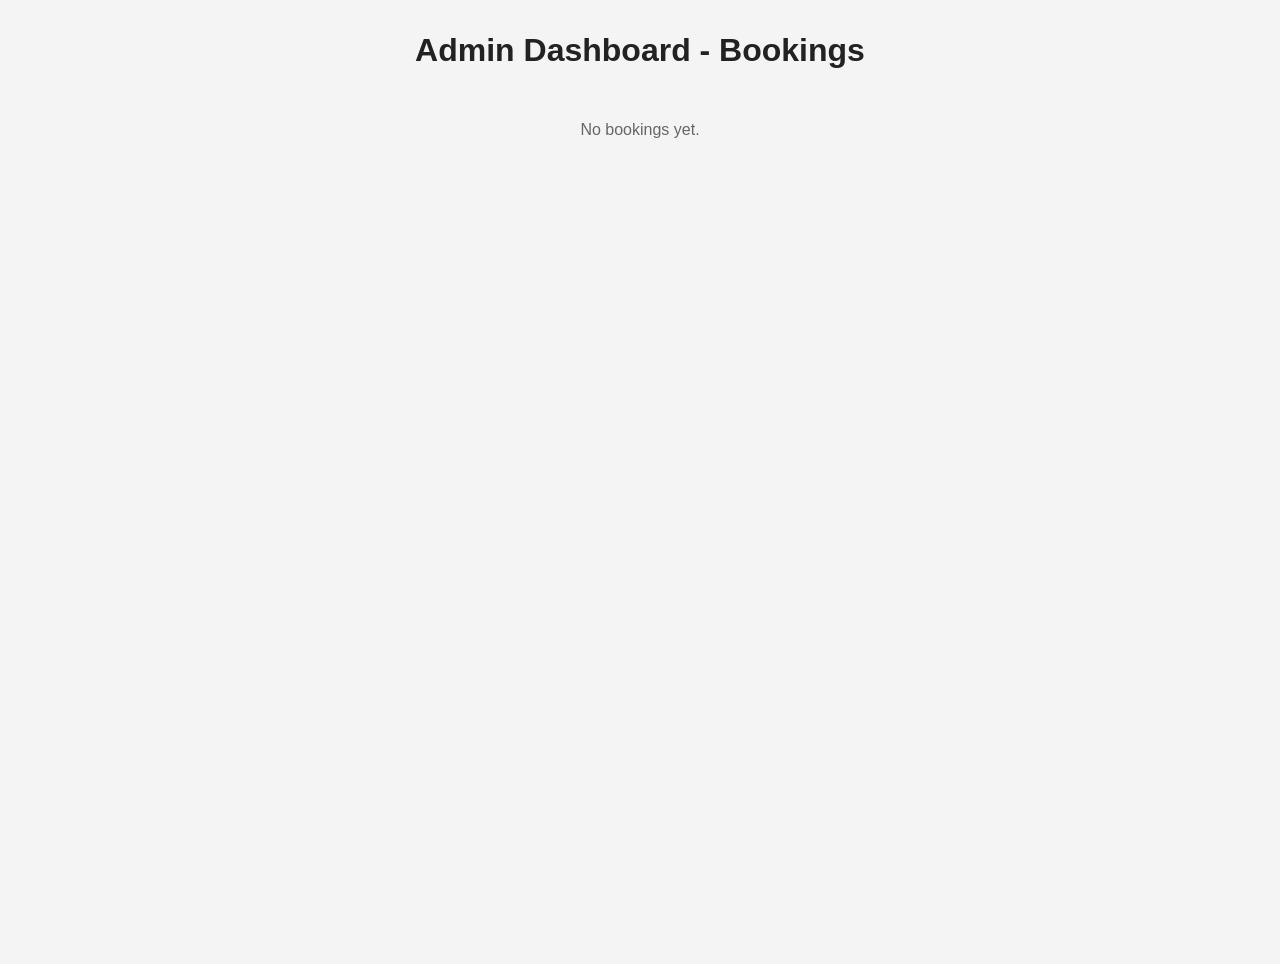
<file: admin.html>
<!DOCTYPE html>
<html lang="en">
<head>
  <meta charset="UTF-8">
  <meta name="viewport" content="width=device-width, initial-scale=1.0">
  <title>Admin Dashboard - Bookings</title>
  <link rel="stylesheet" href="admin.css" />
</head>
<body>

  <header>
    <h1>Admin Dashboard - Bookings</h1>
  </header>

  <main id="ordersList"></main>

  <!-- Reply Modal (draggable) -->
  <div id="replyModal" class="modal">
    <div class="modal-content">
      <div class="modal-header">
        <h2>Reply to Customer</h2>
        <div class="modal-controls">
          <button class="drag-handle" title="Drag">⠿</button>
          <button class="close" aria-label="Close">&times;</button>
        </div>
      </div>
      <div class="modal-body">
        <form id="replyForm">
          <textarea id="replyMessage" placeholder="Type your message..." rows="5" required></textarea>
          <button type="submit">Send Reply</button>
        </form>
      </div>
    </div>
  </div>

  <script>
    const ordersList = document.getElementById('ordersList');
    const modal = document.getElementById('replyModal');
    const closeBtn = modal.querySelector('.close');
    const replyForm = document.getElementById('replyForm');
    let currentOrderIndex = null;

    function loadOrders() {
      let orders = JSON.parse(localStorage.getItem('orders')) || [];

      if (orders.length === 0) {
        ordersList.innerHTML = "<p class='empty'>No bookings yet.</p>";
        return;
      }

      ordersList.innerHTML = "";
      orders.forEach((order, index) => {
        const div = document.createElement('div');
        div.className = "order-card";
        div.innerHTML = `
          <h3>Booking #${index + 1}</h3>
          <p><strong>Name:</strong> ${order.name}</p>
          <p><strong>Email:</strong> ${order.email}</p>
          <p><strong>Phone:</strong> ${order.phone}</p>
          <p><strong>Date:</strong> ${order.date} at ${order.time}</p>
          <p><strong>Type:</strong> ${order.type}</p>
          <p><strong>Requests:</strong> ${order.requests || "None"}</p>
          <p><em>Submitted: ${order.createdAt}</em></p>
          <div class="replies">
            ${order.replies && order.replies.length > 0 ? 
              `<strong>Replies:</strong><ul>${order.replies.map(r => `<li>${r}</li>`).join("")}</ul>` : ""}
          </div>
          <div class="buttons">
            <button class="replyBtn">Reply</button>
            <button class="completeBtn">${order.completed ? "Completed" : "Mark Completed"}</button>
            <button class="deleteBtn">Delete</button>
          </div>
        `;
        ordersList.appendChild(div);

        // Reply
        div.querySelector('.replyBtn').onclick = () => {
          modal.style.display = "block";
          currentOrderIndex = index;
        };

        // Complete
        div.querySelector('.completeBtn').onclick = () => {
          orders[index].completed = !orders[index].completed;
          localStorage.setItem('orders', JSON.stringify(orders));
          loadOrders();
        };

        // Delete
        div.querySelector('.deleteBtn').onclick = () => {
          if (confirm("Are you sure you want to delete this booking?")) {
            orders.splice(index, 1);
            localStorage.setItem('orders', JSON.stringify(orders));
            loadOrders();
          }
        };
      });
    }

    // Modal close
    closeBtn.onclick = () => { modal.style.display = "none"; };
    window.onclick = e => { if (e.target === modal) modal.style.display = "none"; };

    // Make modal draggable by its header (mouse + touch)
    const modalContent = modal.querySelector('.modal-content');
    const modalHeader = modalContent.querySelector('.modal-header');
    let isDragging = false;
    let dragOffsetX = 0;
    let dragOffsetY = 0;

    function startDrag(clientX, clientY) {
      const rect = modalContent.getBoundingClientRect();
      // set absolute positioning and remove centering transform
      modalContent.style.position = 'absolute';
      modalContent.style.margin = '0';
      modalContent.style.left = rect.left + 'px';
      modalContent.style.top = rect.top + 'px';
      modalContent.style.transform = '';
      isDragging = true;
      dragOffsetX = clientX - rect.left;
      dragOffsetY = clientY - rect.top;
      document.body.style.userSelect = 'none';
    }

    function onMove(clientX, clientY) {
      if (!isDragging) return;
      let left = clientX - dragOffsetX;
      let top = clientY - dragOffsetY;
      // keep inside viewport
      const maxLeft = window.innerWidth - modalContent.offsetWidth;
      const maxTop = window.innerHeight - modalContent.offsetHeight;
      left = Math.max(8, Math.min(left, maxLeft - 8));
      top = Math.max(8, Math.min(top, maxTop - 8));
      modalContent.style.left = left + 'px';
      modalContent.style.top = top + 'px';
    }

    function stopDrag() {
      isDragging = false;
      document.body.style.userSelect = '';
    }

    modalHeader.addEventListener('mousedown', (e) => { startDrag(e.clientX, e.clientY); });
    document.addEventListener('mousemove', (e) => { onMove(e.clientX, e.clientY); });
    document.addEventListener('mouseup', stopDrag);

    // touch support
    modalHeader.addEventListener('touchstart', (e) => {
      const t = e.touches[0]; startDrag(t.clientX, t.clientY);
    }, {passive: true});
    document.addEventListener('touchmove', (e) => { const t = e.touches[0]; onMove(t.clientX, t.clientY); }, {passive: true});
    document.addEventListener('touchend', stopDrag);

    // When reply button opens modal, center it then show
    // (we already set modal.style.display when opening, but ensure centering)
    const originalReplyOpen = (index) => {
      modal.style.display = 'block';
      // ensure modalContent is centered initially
      requestAnimationFrame(() => {
        modalContent.style.position = 'absolute';
        modalContent.style.left = Math.max(8, (window.innerWidth - modalContent.offsetWidth) / 2) + 'px';
        modalContent.style.top = Math.max(8, (window.innerHeight - modalContent.offsetHeight) / 2) + 'px';
      });
    };

    // We update the reply button handler to call originalReplyOpen when showing modal
    // (The per-order loop already sets modal.style.display = 'block' and currentOrderIndex.)

    // Reply form submit
    replyForm.onsubmit = e => {
      e.preventDefault();
      const message = document.getElementById('replyMessage').value.trim();
      if (message && currentOrderIndex !== null) {
        let orders = JSON.parse(localStorage.getItem('orders')) || [];
        if (!orders[currentOrderIndex].replies) orders[currentOrderIndex].replies = [];
        orders[currentOrderIndex].replies.push(message);
        localStorage.setItem('orders', JSON.stringify(orders));
        document.getElementById('replyMessage').value = "";
        modal.style.display = "none";
        loadOrders();
        alert(`Reply sent to ${orders[currentOrderIndex].email}`);
      }
    };

    // small helper: intercept clicks that opened modal earlier and center it
    document.addEventListener('click', (e) => {
      if (e.target && e.target.classList && e.target.classList.contains('replyBtn')) {
        // center modal after it's shown
        requestAnimationFrame(() => {
          modalContent.style.left = Math.max(8, (window.innerWidth - modalContent.offsetWidth) / 2) + 'px';
          modalContent.style.top = Math.max(8, (window.innerHeight - modalContent.offsetHeight) / 2) + 'px';
        });
      }
    });

    loadOrders();
  </script>

</body>
</html>
</file>
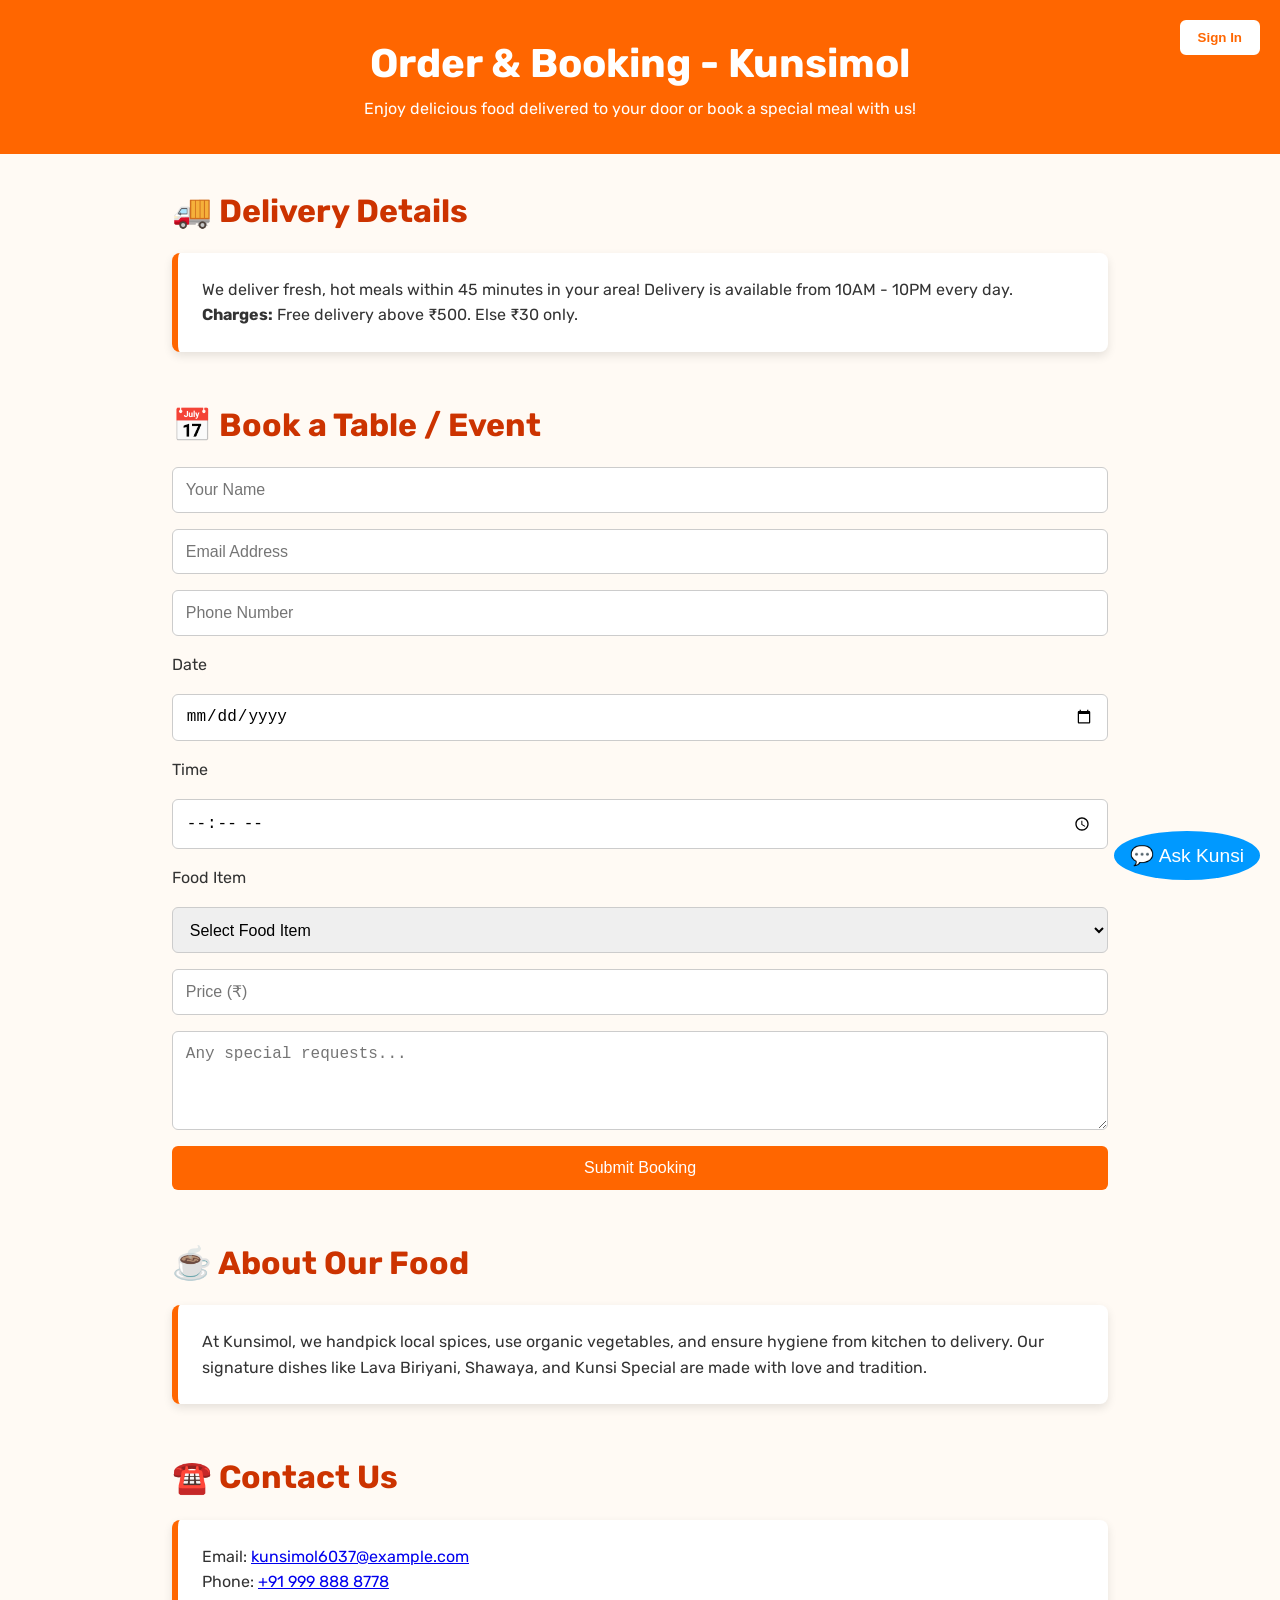
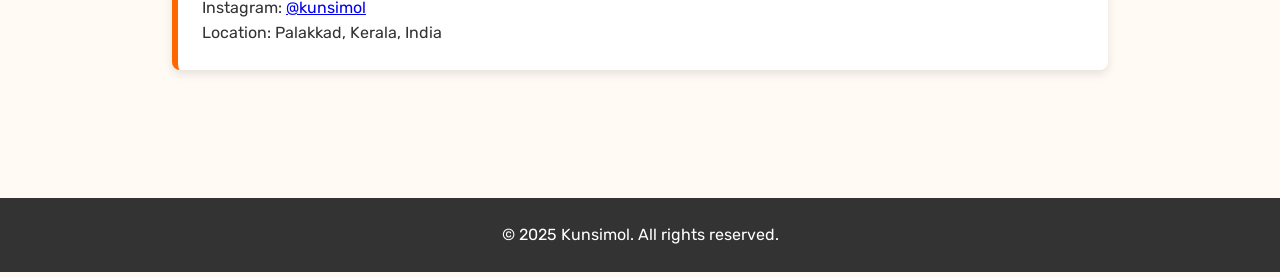
<file: order.html>
<!DOCTYPE html>
<html lang="en">
<head>
  <meta charset="UTF-8" />
  <meta name="viewport" content="width=device-width, initial-scale=1.0" />
  <title>Order & Booking - Kunsimol</title>
  <link href="https://fonts.googleapis.com/css2?family=Rubik:wght@400;600&display=swap" rel="stylesheet">
  <link rel="stylesheet" href="order.css" />
</head>
<!-- Kunsi AI Assistant -->
<div id="kunsiChat" class="kunsi-chat">
  <div class="chat-header">
    <span>Kunsi 🤖</span>
    <button id="closeKunsi">×</button>
  </div>
  <div class="chat-body" id="chatBody"></div>
  <div class="chat-footer">
    <input type="text" id="kunsiInput" placeholder="Ask Kunsi about our food or restaurant...">
    <button id="sendKunsi">Send</button>
  </div>
</div>

<button id="openKunsi" class="kunsi-btn">💬 Ask Kunsi</button>

<body>

  <header>
    <h1>Order & Booking - Kunsimol</h1>
    <p>Enjoy delicious food delivered to your door or book a special meal with us!</p>
    <button id="signInBtn">Sign In</button>
  </header>

  <div class="container">

    <!-- Cart Summary Section -->
    <section id="cartSummarySection">
      <h2>🛒 Your Order Summary</h2>
      <div class="cart-summary">
        <div id="cartItemsList" class="cart-items-display">
          <!-- Cart items will be populated here -->
        </div>
        <div class="cart-total-display">
          <strong>Total: ₹<span id="cartTotalDisplay">0</span></strong>
        </div>
        <div class="delivery-info">
          <p><strong>Delivery:</strong> <span id="deliveryCharge">Free delivery above ₹500, otherwise ₹30</span></p>
          <p><strong>Final Total:</strong> ₹<span id="finalTotal">0</span></p>
        </div>
      </div>
    </section>



    <section>
      <h2>🚚 Delivery Details</h2>
      <div class="info-box">
        <p>We deliver fresh, hot meals within 45 minutes in your area! Delivery is available from 10AM - 10PM every day.</p>
        <p><strong>Charges:</strong> Free delivery above ₹500. Else ₹30 only.</p>
      </div>
    </section>

    <section>
      <h2>📅 Book a Table / Event</h2>
      <form id="bookingForm">
        <input type="text" id="name" placeholder="Your Name" required>
        <input type="email" id="email" placeholder="Email Address" required>
        <input type="tel" id="phone" placeholder="Phone Number" required>
        <label for="date" id="dateLabel">Date</label>
        <input type="date" id="date" required placeholder="Select date" aria-labelledby="dateLabel">
        <label for="time" id="timeLabel">Time</label>
        <input type="time" id="time" required placeholder="Select time" aria-labelledby="timeLabel">

        <!-- Food Item Dropdown -->
        <label for="foodItem" id="foodItemLabel">Food Item</label>
        <select id="foodItem" required aria-labelledby="foodItemLabel">
          <option value="">Select Food Item</option>
          <option value="Chicken Biriyani">Chicken Biriyani</option>
          <option value="Porotta & Beef">Porotta & Beef</option>
          <option value="Veg Meals">Veg Meals</option>
          <option value="Shawarma Roll">Shawarma Roll</option>
          <option value="Shawarma Plate">Shawarma Plate</option>
          <option value="Shawaya">Shawaya</option>
          <option value="Kunsimol Fried Chicken">Kunsimol Fried Chicken</option>
          <option value="Kunsi Special">Kunsi Special</option>
          <option value="Ali Ka Dhosth Tea">Ali Ka Dhosth Tea</option>
          <option value="Lava Biriyani">Lava Biriyani</option>
          <option value="Malabar Porotta">Malabar Porotta</option>
          <option value="Puttum Kadala">Puttum Kadala</option>
          <option value="Egg Roast">Egg Roast</option>
          <option value="Appam & Stew">Appam & Stew</option>
          <option value="Fish Curry Meals">Fish Curry Meals</option>
        </select>

        <!-- Price Input -->
  <input type="number" id="price" placeholder="Price (₹)" min="0" required readonly>

        <textarea id="requests" placeholder="Any special requests..." rows="4"></textarea>
        <button type="submit">Submit Booking</button>
      </form>
    </section>

    <section>
      <h2>☕ About Our Food</h2>
      <div class="info-box">
        <p>At Kunsimol, we handpick local spices, use organic vegetables, and ensure hygiene from kitchen to delivery. Our signature dishes like Lava Biriyani, Shawaya, and Kunsi Special are made with love and tradition.</p>
      </div>
    </section>

    <section>
      <h2>☎️ Contact Us</h2>
      <div class="info-box">
        <p>Email: <a href="mailto:kunsimol6037@example.com">kunsimol6037@example.com</a></p>
        <p>Phone: <a href="tel:+919998888778">+91 999 888 8778</a></p>
        <p>Instagram: <a href="https://instagram.com/kunsimol" target="_blank" rel="noopener">@kunsimol</a></p>
        <p>Location: Palakkad, Kerala, India</p>
      </div>
    </section>

  </div>

  <footer>
    <p>&copy; 2025 Kunsimol. All rights reserved.</p>
  </footer>

  <!-- Sign-In Modal -->
  <div id="signInModal" class="modal">
    <div class="modal-content">
      <span class="close">&times;</span>
      <h2>Sign In</h2>
      <form id="signInForm">
        <input type="email" placeholder="Email" required>
        <input type="password" placeholder="Password" required>
        <button type="submit">Sign In</button>
      </form>
    </div>
  </div>

  <!-- JavaScript -->
  <script>
    // Sign-in Modal Logic
    const signInBtn = document.getElementById('signInBtn');
    const modal = document.getElementById('signInModal');
    const closeBtn = document.querySelector('.modal .close');

    console.log('Sign-in elements:', { signInBtn, modal, closeBtn }); // Debug log

    if (signInBtn) {
      signInBtn.onclick = function () {
        console.log('Sign-in button clicked'); // Debug log
        if (modal) {
          modal.style.display = "block";
        } else {
          console.error('Modal not found!');
        }
      }
    } else {
      console.error('Sign-in button not found!');
    }

    if (closeBtn) {
      closeBtn.onclick = function () {
        console.log('Close button clicked'); // Debug log
        if (modal) {
          modal.style.display = "none";
        }
      }
    } else {
      console.error('Close button not found!');
    }

    window.onclick = function (e) {
      if (e.target === modal) {
        console.log('Clicked outside modal'); // Debug log
        if (modal) {
          modal.style.display = "none";
        }
      }
    }

    const signInForm = document.getElementById('signInForm');
    if (signInForm) {
      signInForm.onsubmit = function (e) {
        e.preventDefault();
        console.log('Sign-in form submitted'); // Debug log
        
        const emailInput = e.target.querySelector('input[type="email"]');
        const passwordInput = e.target.querySelector('input[type="password"]');
        
        if (!emailInput || !passwordInput) {
          console.error('Email or password input not found!');
          alert('Form error! Please refresh the page.');
          return;
        }
        
        const email = emailInput.value.trim();
        const password = passwordInput.value;
        
        console.log('Email:', email, 'Password:', password); // Debug log
        
        if (email === "raif@gmail.com" && password === "raif") {
          alert("Welcome Admin!");
          console.log('Redirecting to admin.html'); // Debug log
          window.location.href = "admin.html"; 
        } else {
          alert("Invalid credentials. Please try again.");
          console.log('Invalid credentials entered'); // Debug log
        }
        
        if (modal) {
          modal.style.display = "none";
        }
      }
    } else {
      console.error('Sign-in form not found!');
    }

    // Booking Form Logic (Store in localStorage)
    const bookingForm = document.getElementById('bookingForm');
    if (bookingForm) {
      bookingForm.addEventListener('submit', function(e) {
        e.preventDefault();
        console.log('Booking form submitted'); // Debug log

        // Check if this is a cart order or single item order
        const orderDetails = getQueryParam('order');
        const cartTotal = getQueryParam('total');
        
        console.log('Order details:', orderDetails, 'Cart total:', cartTotal); // Debug log
        
        // Get form elements
        const nameInput = document.getElementById('name');
        const emailInput = document.getElementById('email');
        const phoneInput = document.getElementById('phone');
        const dateInput = document.getElementById('date');
        const timeInput = document.getElementById('time');
        const requestsInput = document.getElementById('requests');
        
        if (!nameInput || !emailInput || !phoneInput || !dateInput || !timeInput) {
          console.error('Required form elements not found!');
          alert('Form error! Please refresh the page.');
          return;
        }
        
        const order = {
          name: nameInput.value,
          email: emailInput.value,
          phone: phoneInput.value,
          date: dateInput.value,
          time: timeInput.value,
          requests: requestsInput ? requestsInput.value : '',
          createdAt: new Date().toLocaleString()
        };

        console.log('Basic order data:', order); // Debug log
        
        // Validate required fields
        if (!order.name || !order.email || !order.phone || !order.date || !order.time) {
          alert('Please fill in all required fields!');
          console.log('Required field validation failed'); // Debug log
          return;
        }

        // Add cart or single item data
        if (orderDetails && cartTotal) {
          // Cart order
          order.orderType = 'cart';
          order.items = orderDetails;
          order.cartTotal = parseInt(cartTotal);
          order.deliveryCharge = parseInt(cartTotal) >= 500 ? 0 : 30;
          order.finalTotal = order.cartTotal + order.deliveryCharge;
          console.log('Cart order created:', order); // Debug log
        } else {
          // Single item order
          const foodSelect = document.getElementById('foodItem');
          const priceInput = document.getElementById('price');
          
          order.orderType = 'single';
          order.foodItem = foodSelect ? foodSelect.value : '';
          order.price = priceInput ? priceInput.value : '';
          order.finalTotal = parseInt(order.price || 0);
          
          console.log('Single order created:', order); // Debug log
          
          // Validate that food item is selected for single orders
          if (!order.foodItem && !orderDetails) {
            alert('Please select a food item!');
            console.log('Food item validation failed'); // Debug log
            return;
          }
        }

        try {
          let orders = JSON.parse(localStorage.getItem('orders')) || [];
          orders.push(order);
          localStorage.setItem('orders', JSON.stringify(orders));
          
          console.log('Order saved to localStorage:', orders); // Debug log

          alert("Your booking has been submitted!");
          this.reset();
          
          // Hide cart summary after successful submission
          const cartSection = document.getElementById('cartSummarySection');
          if (cartSection) {
            cartSection.classList.remove('show');
          }
        } catch (error) {
          console.error('Error saving order:', error);
          alert('Error saving your order. Please try again.');
        }
      });
    } else {
      console.error('Booking form not found!');
    }

    // Pre-select food item if passed in URL
    function getQueryParam(param) {
      const urlParams = new URLSearchParams(window.location.search);
      return urlParams.get(param);
    }

    // Cart functionality - parse cart data from URL
    function displayCartSummary() {
      const orderDetails = getQueryParam('order');
      const total = getQueryParam('total');
      
      if (orderDetails && total) {
        const cartSection = document.getElementById('cartSummarySection');
        const cartItemsList = document.getElementById('cartItemsList');
        const cartTotalDisplay = document.getElementById('cartTotalDisplay');
        const finalTotalDisplay = document.getElementById('finalTotal');
        
        if (cartSection && cartItemsList && cartTotalDisplay && finalTotalDisplay) {
          // Show cart summary section
          cartSection.classList.add('show');
          
          // Parse and display cart items
          const items = orderDetails.split(', ');
          cartItemsList.innerHTML = items.map(item => `
            <div class="cart-item-display">
              <span>${item}</span>
            </div>
          `).join('');
          
          // Display totals
          const cartTotal = parseInt(total);
          cartTotalDisplay.textContent = cartTotal;
          
          // Calculate delivery charge
          const deliveryCharge = cartTotal >= 500 ? 0 : 30;
          const finalTotal = cartTotal + deliveryCharge;
          finalTotalDisplay.textContent = finalTotal;
          
          // Update delivery info
          const deliveryChargeSpan = document.getElementById('deliveryCharge');
          if (deliveryChargeSpan) {
            deliveryChargeSpan.textContent = cartTotal >= 500 ? 'Free delivery!' : 'Delivery charge: ₹30';
          }
          
          // Hide food item selection in booking form and show cart info instead
          const foodSelect = document.getElementById('foodItem');
          const priceInput = document.getElementById('price');
          const foodLabel = document.querySelector('label[for="foodItem"]');
          if (foodSelect && priceInput) {
            foodSelect.style.display = 'none';
            priceInput.style.display = 'none';
            if (foodLabel) foodLabel.style.display = 'none';
            
            // Remove required attribute when coming from cart
            foodSelect.removeAttribute('required');
            
            // Pre-fill with cart data
            priceInput.value = finalTotal;
          }
        }
      }
    }

    window.addEventListener('DOMContentLoaded', () => {
      // Display cart summary if coming from checkout
      displayCartSummary();
      
      setTimeout(function() {
        const foodItem = getQueryParam('item');
        // Fixed prices for each food item
        const foodPrices = {
          "Chicken Biriyani": 150,
          "Porotta & Beef": 180,
          "Veg Meals": 120,
          "Shawarma Roll": 90,
          "Shawarma Plate": 140,
          "Shawaya": 200,
          "Kunsimol Fried Chicken": 160,
          "Kunsi Special": 220,
          "Ali Ka Dhosth Tea": 40,
          "Lava Biriyani": 250,
          "Malabar Porotta": 60,
          "Puttum Kadala": 80,
          "Egg Roast": 70,
          "Appam & Stew": 90,
          "Fish Curry Meals": 180
        };

        const foodSelect = document.getElementById('foodItem');
        const priceInput = document.getElementById('price');
        console.log('foodSelect:', foodSelect);
        console.log('priceInput:', priceInput);
        console.log('foodItem from URL:', foodItem);
        function setPriceForFood(food) {
          console.log('Setting price for food:', food, 'price:', foodPrices[food]);
          if (foodPrices[food]) {
            priceInput.value = foodPrices[food];
          } else {
            priceInput.value = '';
          }
        }
        if (foodSelect && priceInput) {
          // Always set price on page load
          if (foodItem && foodPrices[foodItem]) {
            foodSelect.value = foodItem;
            setPriceForFood(foodItem);
          } else {
            setPriceForFood(foodSelect.value);
          }
          // Always set price on change
          foodSelect.addEventListener('change', function() {
            setPriceForFood(foodSelect.value);
          });
        } else {
          console.log('foodSelect or priceInput not found');
        }
      }, 0);
    });
    // Kunsi Chatbot Logic
const openBtn = document.getElementById('openKunsi');
const closeKunsiBtn = document.getElementById('closeKunsi');
const chatBox = document.getElementById('kunsiChat');
const chatBody = document.getElementById('chatBody');
const sendBtn = document.getElementById('sendKunsi');
const input = document.getElementById('kunsiInput');

openBtn.onclick = () => { chatBox.style.display = 'flex'; };
closeKunsiBtn.onclick = () => { chatBox.style.display = 'none'; };

function appendMessage(msg, sender) {
  const div = document.createElement('div');
  div.textContent = msg;
  div.className = sender === 'user' ? 'user-msg' : 'kunsi-msg';
  chatBody.appendChild(div);
  chatBody.scrollTop = chatBody.scrollHeight;
}

// Simple AI response logic
function getKunsiResponse(message) {
  const msg = message.toLowerCase();
  if (msg.includes('hello') || msg.includes('hi')) return "Hello! I'm Kunsi 🤖, your assistant. How can I help you today?";
  if (msg.includes('food') || msg.includes('menu')) return "We have Chicken Biriyani, Porotta & Beef, Veg Meals, Shawarma, Shawaya, Kunsimol Fried Chicken, Kunsi Special, and Ali Ka Dhosth Tea. 🍽️";
  if (msg.includes('location') || msg.includes('where')) return "We are located in Palakkad, Kerala, India. 📍";
  if (msg.includes('contact') || msg.includes('phone') || msg.includes('email')) return "You can email us at kunsimol6037@example.com or call +91 999 888 8778.";
  if (msg.includes('about')) return "Kunsimol Foods serves authentic Kerala cuisine made with love and fresh ingredients!";
  return "I'm sorry, I didn't understand that. Ask me about our menu, location, or contact info!";
}

sendBtn.onclick = () => {
  const msg = input.value.trim();
  if (!msg) return;
  appendMessage(msg, 'user');
  input.value = '';
  setTimeout(() => {
    appendMessage(getKunsiResponse(msg), 'kunsi');
  }, 500);
};

// Allow pressing Enter to send message
input.addEventListener('keypress', function(e) {
  if (e.key === 'Enter') {
    sendBtn.click();
    e.preventDefault();
  }
});

  </script>

</body>
</html>
</file>
<file: admin.css>
/* Admin page styles */

:root{
  --bg: #f4f4f4;
  --card: #fff;
  --accent: #0099ff;
  --muted: #555;
}

html,body{height:100%;}
body {
  font-family: 'Segoe UI', Roboto, Arial, sans-serif;
  background: var(--bg);
  margin: 0;
  padding: 2rem;
  color: #222;
}

header h1, h1 {
  text-align: center;
  color: #222;
  margin: 0 0 1.25rem 0;
}

.orders-grid, #ordersList {
  display: grid;
  grid-template-columns: repeat(auto-fit, minmax(320px, 1fr));
  gap: 1.25rem;
}

.order-card, .order-card {
  background: var(--card);
  border-radius: 10px;
  padding: 1rem 1.25rem;
  box-shadow: 0 6px 18px rgba(0,0,0,0.08);
  display: flex;
  flex-direction: column;
  gap: 0.5rem;
  transition: transform 0.18s ease, box-shadow 0.18s ease;
}
.order-card:hover{transform:translateY(-4px);box-shadow:0 10px 24px rgba(0,0,0,0.12)}

.order-card h3{margin:0;color:var(--accent)}
.order-card p{margin:0.25rem 0;color:var(--muted);font-size:0.95rem}

.buttons{display:flex;gap:0.5rem;margin-top:.5rem}
.buttons button{padding:.45rem .7rem;border-radius:6px;border:none;cursor:pointer}
.replyBtn{background:var(--accent);color:#fff}
.completeBtn{background:#eee}
.deleteBtn{background:#ff6b6b;color:#fff}

.empty{color:#666;text-align:center;padding:1rem}

.replies strong{display:block;margin-top:.25rem;color:#333}
.replies ul{margin:.25rem 0 0 1rem;padding:0}

/* Modal */
.modal{display:none;position:fixed;inset:0;background:rgba(0,0,0,0.45);align-items:center;justify-content:center;padding:1rem}
.modal .modal-content{background:#fff;padding:0;border-radius:8px;max-width:640px;width:100%;box-shadow:0 10px 30px rgba(0,0,0,0.15);position:relative}
.modal .close{position:relative;right:0;top:0;font-size:1.25rem;cursor:pointer}
.modal-header{display:flex;align-items:center;justify-content:space-between;padding:.6rem .75rem;border-bottom:1px solid #eee;background:#fafafa;border-top-left-radius:8px;border-top-right-radius:8px}
.modal-header h2{margin:0;font-size:1.05rem}
.modal-body{padding:1rem}
.modal-controls{display:flex;align-items:center;gap:.4rem}
.drag-handle{appearance:none;border:none;background:transparent;padding:.25rem .45rem;border-radius:6px;cursor:move;font-size:1rem;color:transparent}
.drag-handle:focus{outline: none}
.drag-handle::before{content:'';display:block;width:28px;height:28px}
.drag-handle:active{background:rgba(0,0,0,0.04)}
.modal .close{appearance:none;border:none;background:transparent;padding:.25rem .45rem;border-radius:6px;cursor:pointer;font-size:1.25rem}

/* Reply form: vertical layout — textarea above the send button */
form#replyForm{display:flex;flex-direction:column;gap:.6rem}
form#replyForm textarea{width:100%;resize:vertical;padding:.6rem;border-radius:6px;border:1px solid #ddd;margin:0}
form#replyForm button{align-self:flex-start;background:var(--accent);color:#fff;padding:.6rem .9rem;border:none;border-radius:6px;cursor:pointer}

/* Make the button full width on very small screens for easier tapping */
@media (max-width:420px){
  form#replyForm button{width:100%;align-self:stretch}
}

/* small screens */
@media (max-width:420px){
  body{padding:1rem}
  .orders-grid{grid-template-columns:1fr}
}
</file>
<file: order.css>
* {
      margin: 0;
      padding: 0;
      box-sizing: border-box;
    }

    body {
      font-family: 'Rubik', sans-serif;
      background: #fffaf4;
      color: #333;
      line-height: 1.6;
      position: relative;
    }

    header {
      background: #ff6600;
      color: white;
      padding: 2rem;
      text-align: center;
      position: relative;
    }

    header h1 {
      font-size: 2.5rem;
    }

    /* Sign-In Button */
    #signInBtn {
      position: absolute;
      top: 20px;
      right: 20px;
      background: white;
      color: #ff6600;
      border: 2px solid #fff;
      padding: 0.5rem 1rem;
      border-radius: 6px;
      cursor: pointer;
      font-weight: bold;
    }

    #signInBtn:hover {
      background: #ffe0cc;
    }

    .container {
      padding: 2rem;
      max-width: 1000px;
      margin: auto;
    }

    section {
      margin-bottom: 3rem;
    }

    section h2 {
      margin-bottom: 1rem;
      font-size: 2rem;
      color: #cc3300;
    }

    .info-box {
      background: #fff;
      border-left: 6px solid #ff6600;
      padding: 1.5rem;
      border-radius: 8px;
      box-shadow: 0 4px 10px rgba(0,0,0,0.1);
      margin-bottom: 1rem;
    }

    form {
      display: grid;
      gap: 1rem;
    }

    form input,
    form textarea,
    form select {
      padding: 0.8rem;
      border: 1px solid #ccc;
      border-radius: 6px;
      font-size: 1rem;
    }

    form button {
      background: #ff6600;
      color: white;
      padding: 0.8rem;
      border: none;
      border-radius: 6px;
      font-size: 1rem;
      cursor: pointer;
      transition: background 0.3s;
    }

    form button:hover {
      background: #cc5200;
    }

    footer {
      background: #333;
      color: white;
      text-align: center;
      padding: 1.5rem;
      margin-top: 3rem;
    }

    @media (max-width: 600px) {
      header h1 {
        font-size: 1.8rem;
      }

      #signInBtn {
        top: 15px;
        right: 15px;
        padding: 0.4rem 0.8rem;
        font-size: 0.9rem;
      }
    }

    /* Sign-In Modal Styles */
    .modal {
      display: none;
      position: fixed;
      z-index: 999;
      left: 0;
      top: 0;
      width: 100%;
      height: 100%;
      overflow: auto;
      background-color: rgba(0,0,0,0.6);
    }

    .modal-content {
      background-color: #fff;
      margin: 10% auto;
      padding: 2rem;
      border-radius: 8px;
      width: 90%;
      max-width: 400px;
      box-shadow: 0 4px 10px rgba(0,0,0,0.3);
      position: relative;
    }

    .modal-content h2 {
      margin-bottom: 1rem;
      color: #ff6600;
      text-align: center;
    }

    .modal-content input {
      width: 100%;
      padding: 0.75rem;
      margin-bottom: 1rem;
      border: 1px solid #ccc;
      border-radius: 6px;
    }

    .modal-content button {
      width: 100%;
      background-color: #ff6600;
      color: white;
      padding: 0.75rem;
      border: none;
      border-radius: 6px;
      cursor: pointer;
    }

    .modal-content button:hover {
      background-color: #cc5200;
    }

    .close {
      position: absolute;
      top: 10px;
      right: 15px;
      color: #999;
      font-size: 1.5rem;
      font-weight: bold;
      cursor: pointer;
    }

    .close:hover {
      color: #333;
    }
    /* Kunsi Chatbot Styles */
.kunsi-btn {
  position: fixed;
  bottom: 20px;
  right: 20px;
  background: #0099ff;
  color: white;
  border: none;
  border-radius: 50%;
  padding: 0.8rem 1rem;
  cursor: pointer;
  font-size: 1.2rem;
  z-index: 1000;
}

.kunsi-chat {
  display: none;
  position: fixed;
  bottom: 70px;
  right: 20px;
  width: 300px;
  max-height: 400px;
  background: white;
  border-radius: 10px;
  box-shadow: 0 4px 15px rgba(0,0,0,0.3);
  flex-direction: column;
  overflow: hidden;
  z-index: 1000;
  font-family: 'Segoe UI', sans-serif;
}

.chat-header {
  background: #0099ff;
  color: white;
  padding: 0.5rem 1rem;
  font-weight: bold;
  display: flex;
  justify-content: space-between;
  align-items: center;
}

.chat-body {
  padding: 0.5rem;
  height: 250px;
  overflow-y: auto;
  background: #f4f4f4;
  display: flex;
  flex-direction: column;
  gap: 0.4rem;
}

.chat-footer {
  display: flex;
  gap: 0.4rem;
  padding: 0.5rem;
}

.chat-footer input {
  flex: 1;
  padding: 0.4rem;
  border-radius: 6px;
  border: 1px solid #ccc;
}

.chat-footer button {
  background: #0099ff;
  color: white;
  border: none;
  border-radius: 6px;
  padding: 0.4rem 0.8rem;
  cursor: pointer;
}

.user-msg {
  align-self: flex-end;
  background: #0099ff;
  color: white;
  padding: 0.4rem 0.6rem;
  border-radius: 10px;
  font-size: 0.9rem;
}

.kunsi-msg {
  align-self: flex-start;
  background: #eee;
  color: #333;
  padding: 0.4rem 0.6rem;
  border-radius: 10px;
  font-size: 0.9rem;
}

/* Cart Summary Styles */
#cartSummarySection {
  background: #fff;
  border: 2px solid #ff6600;
  border-radius: 12px;
  padding: 1.5rem;
  margin-bottom: 2rem;
  box-shadow: 0 4px 6px rgba(0,0,0,0.1);
}

.cart-summary {
  display: flex;
  flex-direction: column;
  gap: 1rem;
}

.cart-items-display {
  background: #f8f9fa;
  border-radius: 8px;
  padding: 1rem;
  border-left: 4px solid #ff6600;
}

.cart-item-display {
  padding: 0.5rem 0;
  border-bottom: 1px solid #e9ecef;
  font-size: 1.1rem;
  color: #333;
}

.cart-item-display:last-child {
  border-bottom: none;
}

.cart-total-display {
  background: #ff6600;
  color: white;
  padding: 1rem;
  border-radius: 8px;
  text-align: center;
  font-size: 1.3rem;
  font-weight: bold;
}

.delivery-info {
  background: #e8f5e8;
  border: 1px solid #28a745;
  border-radius: 8px;
  padding: 1rem;
  color: #155724;
}

.delivery-info p {
  margin: 0.5rem 0;
  font-weight: 500;
}

/* Hide cart summary by default */
#cartSummarySection {
  display: none;
}

/* Show when cart data is present */
#cartSummarySection.show {
  display: block;
}
</file>
